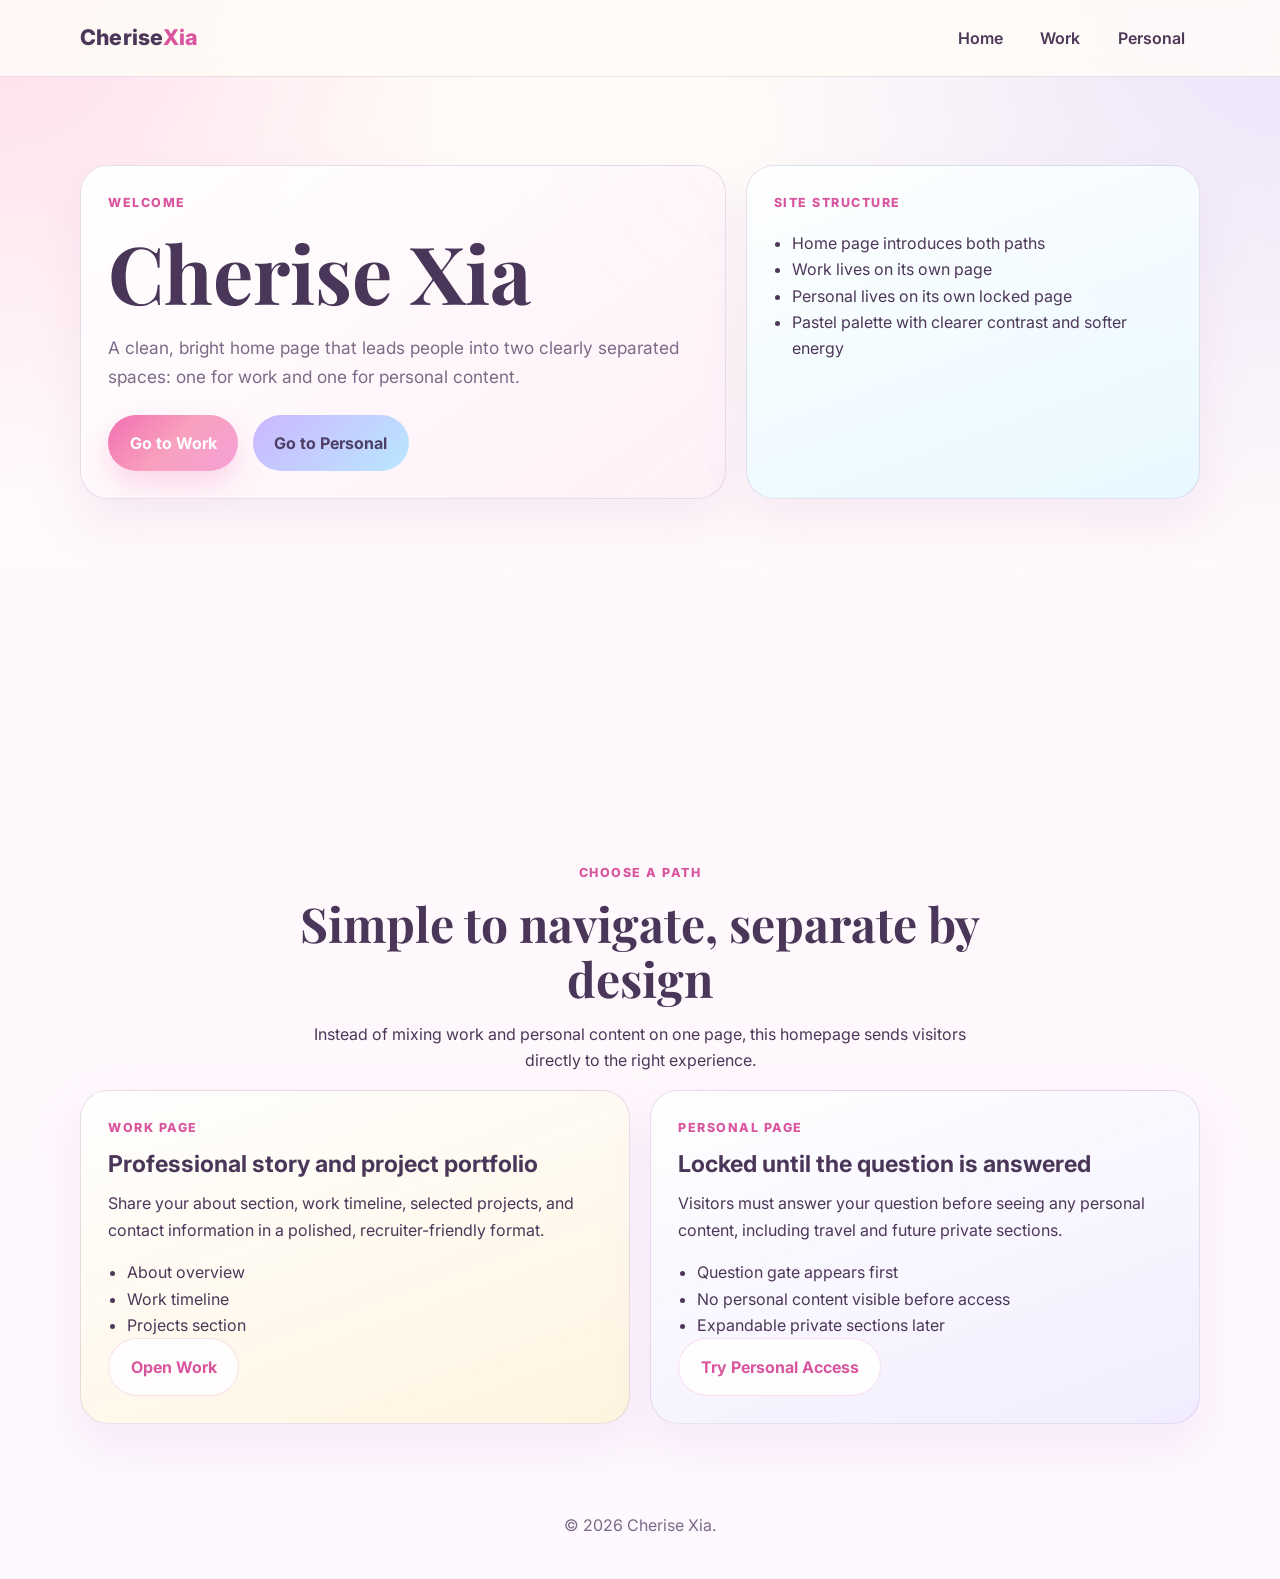
<file: index.html>
<!DOCTYPE html>
<html lang="en">
<head>
  <meta charset="UTF-8">
  <meta name="viewport" content="width=device-width, initial-scale=1.0">
  <title>Cherise Xia | Home</title>
  <meta name="description" content="Cherise Xia's website with separate work and personal spaces.">
  <link rel="preconnect" href="https://fonts.googleapis.com">
  <link rel="preconnect" href="https://fonts.gstatic.com" crossorigin>
  <link href="https://fonts.googleapis.com/css2?family=Inter:wght@400;500;600;700;800&family=Playfair+Display:wght@600;700&display=swap" rel="stylesheet">
  <link rel="stylesheet" href="styles.css">
</head>
<body>
  <header class="site-header">
    <nav class="nav container" aria-label="Main navigation">
      <a href="index.html" class="logo">Cherise<span>Xia</span></a>
      <button class="menu-toggle" aria-expanded="false" aria-controls="nav-links" aria-label="Toggle navigation menu">
        <span aria-hidden="true">☰</span>
      </button>
      <ul id="nav-links" class="nav-links">
        <li><a href="index.html">Home</a></li>
        <li><a href="work.html">Work</a></li>
        <li><a href="personal.html">Personal</a></li>
      </ul>
    </nav>
  </header>

  <main>
    <section class="hero page-shell">
      <div class="container hero-grid home-hero-grid">
        <div class="hero-copy surface pastel-glow">
          <p class="eyebrow">Welcome</p>
          <h1>Cherise Xia</h1>
          <p class="subtitle">
            A clean, bright home page that leads people into two clearly separated spaces:
            one for work and one for personal content.
          </p>
          <div class="hero-actions">
            <a class="btn primary" href="work.html">Go to Work</a>
            <a class="btn secondary" href="personal.html">Go to Personal</a>
          </div>
        </div>

        <aside class="hero-panel surface">
          <p class="panel-label">Site structure</p>
          <ul class="feature-list">
            <li>Home page introduces both paths</li>
            <li>Work lives on its own page</li>
            <li>Personal lives on its own locked page</li>
            <li>Pastel palette with clearer contrast and softer energy</li>
          </ul>
        </aside>
      </div>
    </section>

    <section class="section container pathway-section">
      <div class="section-heading centered narrow-copy">
        <p class="section-kicker">Choose a path</p>
        <h2>Simple to navigate, separate by design</h2>
        <p>
          Instead of mixing work and personal content on one page, this homepage sends visitors
          directly to the right experience.
        </p>
      </div>

      <div class="pathway-grid">
        <article class="pathway-card work-card">
          <p class="card-tag">Work page</p>
          <h3>Professional story and project portfolio</h3>
          <p>
            Share your about section, work timeline, selected projects, and contact information
            in a polished, recruiter-friendly format.
          </p>
          <ul>
            <li>About overview</li>
            <li>Work timeline</li>
            <li>Projects section</li>
          </ul>
          <a class="btn soft" href="work.html">Open Work</a>
        </article>

        <article class="pathway-card personal-card">
          <p class="card-tag">Personal page</p>
          <h3>Locked until the question is answered</h3>
          <p>
            Visitors must answer your question before seeing any personal content, including
            travel and future private sections.
          </p>
          <ul>
            <li>Question gate appears first</li>
            <li>No personal content visible before access</li>
            <li>Expandable private sections later</li>
          </ul>
          <a class="btn soft" href="personal.html">Try Personal Access</a>
        </article>
      </div>
    </section>
  </main>

  <footer class="site-footer">
    <p>© <span id="year"></span> Cherise Xia.</p>
  </footer>

  <script src="script.js"></script>
</body>
</html>
</file>
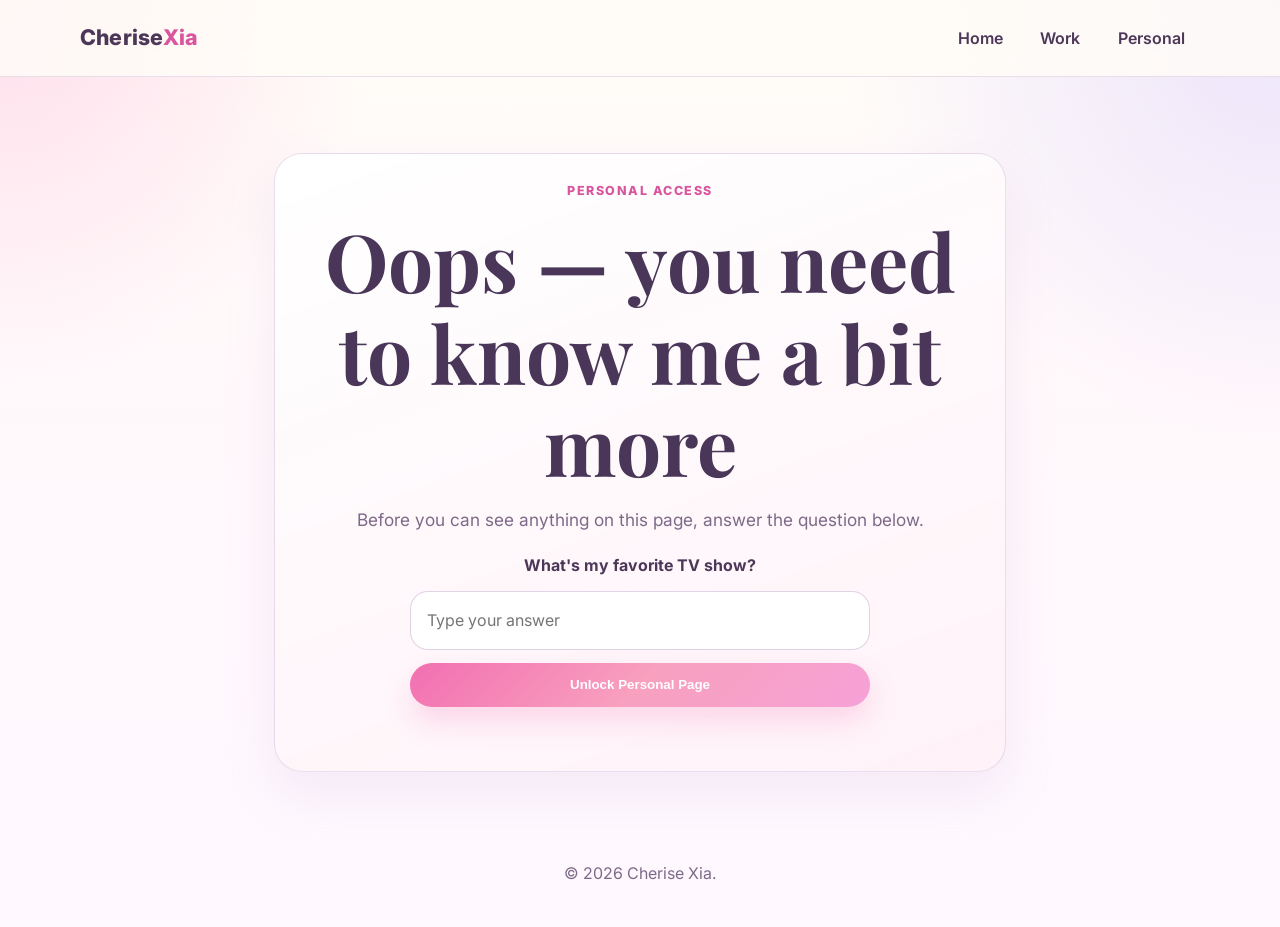
<file: personal.html>
<!DOCTYPE html>
<html lang="en">
<head>
  <meta charset="UTF-8">
  <meta name="viewport" content="width=device-width, initial-scale=1.0">
  <title>Cherise Xia | Personal</title>
  <meta name="description" content="Personal page for Cherise Xia protected by a question gate.">
  <link rel="preconnect" href="https://fonts.googleapis.com">
  <link rel="preconnect" href="https://fonts.gstatic.com" crossorigin>
  <link href="https://fonts.googleapis.com/css2?family=Inter:wght@400;500;600;700;800&family=Playfair+Display:wght@600;700&display=swap" rel="stylesheet">
  <link rel="stylesheet" href="styles.css">
</head>
<body>
  <header class="site-header">
    <nav class="nav container" aria-label="Main navigation">
      <a href="index.html" class="logo">Cherise<span>Xia</span></a>
      <button class="menu-toggle" aria-expanded="false" aria-controls="nav-links" aria-label="Toggle navigation menu">
        <span aria-hidden="true">☰</span>
      </button>
      <ul id="nav-links" class="nav-links">
        <li><a href="index.html">Home</a></li>
        <li><a href="work.html">Work</a></li>
        <li><a href="personal.html">Personal</a></li>
      </ul>
    </nav>
  </header>

  <main class="page-shell personal-page-shell">
    <section class="section container section-top">
      <div class="gate-page" id="gate-page">
        <article class="surface gate-card full-gate-card">
          <p class="section-kicker">Personal access</p>
          <h1 class="page-title">Oops — you need to know me a bit more</h1>
          <p class="subtitle narrow-copy">
            Before you can see anything on this page, answer the question below.
          </p>
          <form id="access-form" class="access-form gate-form" novalidate>
            <label for="access-answer">What&apos;s my favorite TV show?</label>
            <input
              type="text"
              id="access-answer"
              name="access-answer"
              autocomplete="off"
              placeholder="Type your answer"
              aria-describedby="access-feedback"
              required
            >
            <button type="submit" class="btn primary">Unlock Personal Page</button>
            <p id="access-feedback" class="form-feedback" aria-live="polite"></p>
          </form>
        </article>

        <article class="surface personal-content is-hidden" id="personal-content" hidden aria-live="polite">
          <div class="section-heading narrow-copy compact-heading">
            <p class="section-kicker">Personal</p>
            <h2>Travel and more</h2>
            <p>
              This personal page is intentionally private. Once unlocked, it can grow into a curated home
              for travel and other personal sections you add over time.
            </p>
          </div>

          <div class="personal-grid">
            <section class="personal-block travel-block">
              <p class="card-tag">Travel</p>
              <h3>Trips, favorite places, and stories</h3>
              <p>Add destination notes, photo highlights, itineraries, and memories here.</p>
            </section>
            <section class="personal-block">
              <p class="card-tag">Pending</p>
              <h3>More personal sections later</h3>
              <p>Keep room for future sections like recommendations, routines, hobbies, or writing.</p>
            </section>
          </div>
        </article>
      </div>
    </section>
  </main>

  <footer class="site-footer">
    <p>© <span id="year"></span> Cherise Xia.</p>
  </footer>

  <script src="script.js"></script>
</body>
</html>
</file>
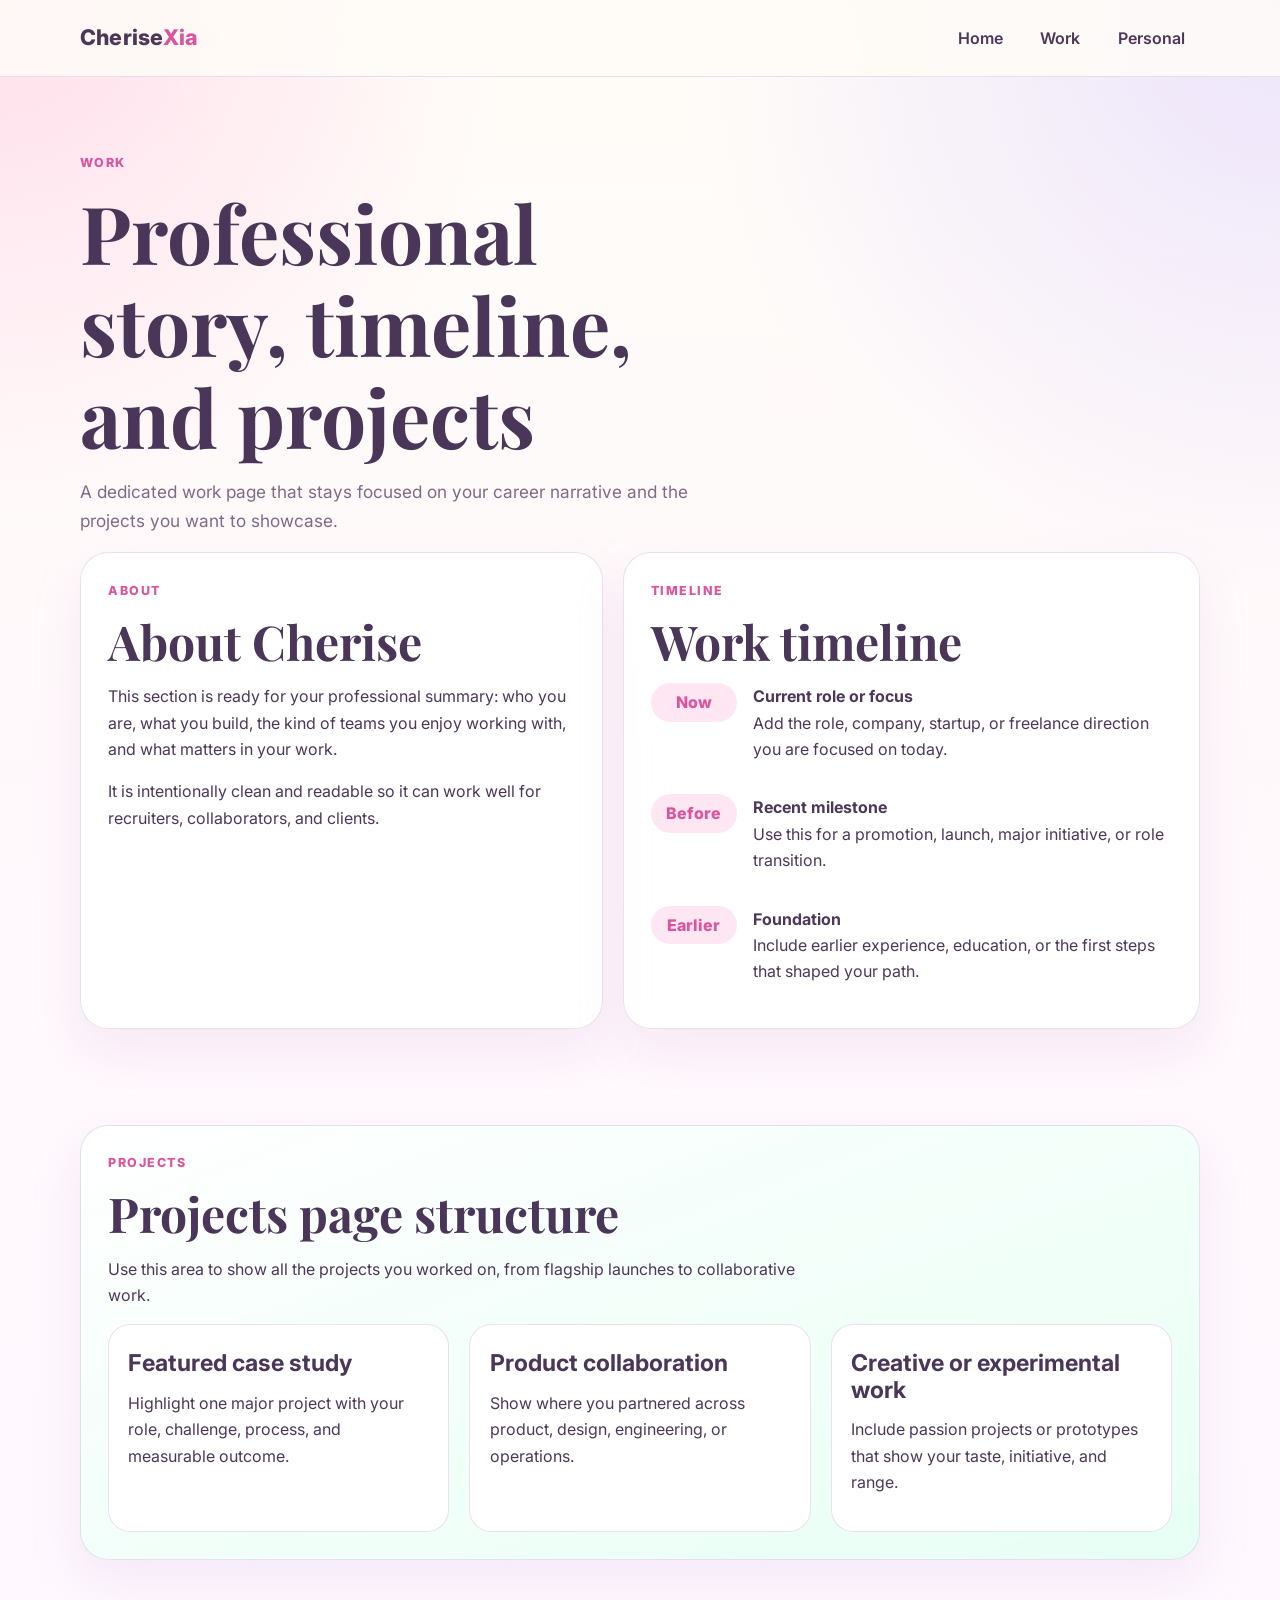
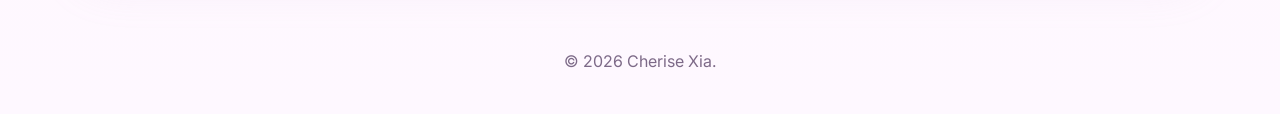
<file: work.html>
<!DOCTYPE html>
<html lang="en">
<head>
  <meta charset="UTF-8">
  <meta name="viewport" content="width=device-width, initial-scale=1.0">
  <title>Cherise Xia | Work</title>
  <meta name="description" content="Work page for Cherise Xia with an about section, work timeline, and projects.">
  <link rel="preconnect" href="https://fonts.googleapis.com">
  <link rel="preconnect" href="https://fonts.gstatic.com" crossorigin>
  <link href="https://fonts.googleapis.com/css2?family=Inter:wght@400;500;600;700;800&family=Playfair+Display:wght@600;700&display=swap" rel="stylesheet">
  <link rel="stylesheet" href="styles.css">
</head>
<body>
  <header class="site-header">
    <nav class="nav container" aria-label="Main navigation">
      <a href="index.html" class="logo">Cherise<span>Xia</span></a>
      <button class="menu-toggle" aria-expanded="false" aria-controls="nav-links" aria-label="Toggle navigation menu">
        <span aria-hidden="true">☰</span>
      </button>
      <ul id="nav-links" class="nav-links">
        <li><a href="index.html">Home</a></li>
        <li><a href="work.html">Work</a></li>
        <li><a href="personal.html">Personal</a></li>
      </ul>
    </nav>
  </header>

  <main class="page-shell">
    <section class="section container section-top">
      <div class="section-heading narrow-copy">
        <p class="section-kicker">Work</p>
        <h1 class="page-title">Professional story, timeline, and projects</h1>
        <p class="subtitle">
          A dedicated work page that stays focused on your career narrative and the projects you want to showcase.
        </p>
      </div>

      <div class="work-layout">
        <article class="surface intro-card">
          <p class="card-tag">About</p>
          <h2>About Cherise</h2>
          <p>
            This section is ready for your professional summary: who you are, what you build,
            the kind of teams you enjoy working with, and what matters in your work.
          </p>
          <p>
            It is intentionally clean and readable so it can work well for recruiters, collaborators,
            and clients.
          </p>
        </article>

        <article class="surface timeline-card">
          <p class="card-tag">Timeline</p>
          <h2>Work timeline</h2>
          <div class="timeline">
            <div class="timeline-item">
              <span class="timeline-year">Now</span>
              <div>
                <strong>Current role or focus</strong>
                <p>Add the role, company, startup, or freelance direction you are focused on today.</p>
              </div>
            </div>
            <div class="timeline-item">
              <span class="timeline-year">Before</span>
              <div>
                <strong>Recent milestone</strong>
                <p>Use this for a promotion, launch, major initiative, or role transition.</p>
              </div>
            </div>
            <div class="timeline-item">
              <span class="timeline-year">Earlier</span>
              <div>
                <strong>Foundation</strong>
                <p>Include earlier experience, education, or the first steps that shaped your path.</p>
              </div>
            </div>
          </div>
        </article>
      </div>
    </section>

    <section class="section container">
      <article class="surface projects-showcase">
        <div class="section-heading narrow-copy compact-heading">
          <p class="section-kicker">Projects</p>
          <h2>Projects page structure</h2>
          <p>
            Use this area to show all the projects you worked on, from flagship launches to collaborative work.
          </p>
        </div>

        <div class="project-grid">
          <article class="project-card">
            <h3>Featured case study</h3>
            <p>Highlight one major project with your role, challenge, process, and measurable outcome.</p>
          </article>
          <article class="project-card">
            <h3>Product collaboration</h3>
            <p>Show where you partnered across product, design, engineering, or operations.</p>
          </article>
          <article class="project-card">
            <h3>Creative or experimental work</h3>
            <p>Include passion projects or prototypes that show your taste, initiative, and range.</p>
          </article>
        </div>
      </article>
    </section>
  </main>

  <footer class="site-footer">
    <p>© <span id="year"></span> Cherise Xia.</p>
  </footer>

  <script src="script.js"></script>
</body>
</html>
</file>
<file: styles.css>
:root {
  --bg: #fffdf8;
  --bg-alt: #fef6ff;
  --surface: rgba(255, 255, 255, 0.88);
  --surface-strong: #ffffff;
  --text: #4d3759;
  --muted: #7d6a88;
  --line: rgba(174, 146, 193, 0.28);
  --pink: #ff9ecf;
  --lavender: #cbb7ff;
  --peach: #ffd6b8;
  --mint: #bff3df;
  --sky: #bae7ff;
  --yellow: #fff1ad;
  --accent: #f26fb1;
  --accent-strong: #d9559e;
  --success: #2b9b72;
  --error: #c55a8c;
  --shadow: 0 22px 48px rgba(207, 169, 214, 0.18);
}

* {
  box-sizing: border-box;
}

html {
  scroll-behavior: smooth;
}

body {
  margin: 0;
  color: var(--text);
  font-family: Inter, system-ui, -apple-system, BlinkMacSystemFont, "Segoe UI", sans-serif;
  line-height: 1.65;
  background:
    radial-gradient(circle at top left, rgba(255, 158, 207, 0.32), transparent 24%),
    radial-gradient(circle at top right, rgba(203, 183, 255, 0.36), transparent 28%),
    linear-gradient(180deg, #fffdf8 0%, #fff8fb 45%, #fef8ff 100%);
}

.container {
  width: min(1120px, 92%);
  margin-inline: auto;
}

.page-shell {
  min-height: calc(100vh - 146px);
}

.section {
  padding: 2rem 0 4rem;
}

.section-top {
  padding-top: 4.75rem;
}

.site-header {
  position: sticky;
  top: 0;
  z-index: 100;
  background: rgba(255, 252, 247, 0.86);
  backdrop-filter: blur(14px);
  border-bottom: 1px solid var(--line);
}

.nav {
  min-height: 76px;
  display: flex;
  align-items: center;
  justify-content: space-between;
  gap: 1rem;
  position: relative;
}

.logo {
  color: var(--text);
  text-decoration: none;
  font-size: 1.35rem;
  font-weight: 800;
  letter-spacing: 0.01em;
}

.logo span {
  color: var(--accent-strong);
}

.nav-links {
  display: flex;
  align-items: center;
  gap: 0.45rem;
  list-style: none;
  margin: 0;
  padding: 0;
}

.nav-links a {
  text-decoration: none;
  color: var(--text);
  font-weight: 600;
  padding: 0.72rem 0.95rem;
  border-radius: 999px;
}

.nav-links a:hover,
.nav-links a:focus-visible {
  background: rgba(242, 111, 177, 0.14);
  color: var(--accent-strong);
  outline: none;
}

.menu-toggle {
  display: none;
  border: 1px solid var(--line);
  background: rgba(255, 255, 255, 0.82);
  color: var(--text);
  padding: 0.45rem 0.7rem;
  border-radius: 14px;
  cursor: pointer;
}

.hero {
  padding: 5.5rem 0 2rem;
}

.hero-grid,
.pathway-grid,
.work-layout,
.project-grid,
.personal-grid {
  display: grid;
  gap: 1.25rem;
}

.home-hero-grid {
  grid-template-columns: 1.35fr 0.95fr;
  align-items: stretch;
}

.pathway-grid,
.personal-grid {
  grid-template-columns: repeat(2, minmax(0, 1fr));
}

.work-layout {
  grid-template-columns: 0.95fr 1.05fr;
}

.project-grid {
  grid-template-columns: repeat(3, minmax(0, 1fr));
}

.surface,
.pathway-card {
  background: var(--surface);
  backdrop-filter: blur(12px);
  border: 1px solid var(--line);
  border-radius: 28px;
  box-shadow: var(--shadow);
}

.surface {
  padding: 1.7rem;
}

.pathway-card {
  padding: 1.7rem;
}

.pastel-glow {
  background:
    linear-gradient(145deg, rgba(255,255,255,0.92), rgba(255, 240, 247, 0.96)),
    radial-gradient(circle at top right, rgba(255, 241, 173, 0.4), transparent 30%);
}

.hero-panel {
  background: linear-gradient(160deg, rgba(255,255,255,0.92), rgba(230, 248, 255, 0.94));
}

.work-card {
  background: linear-gradient(160deg, rgba(255,255,255,0.94), rgba(255, 244, 223, 0.98));
}

.personal-card,
.travel-block {
  background: linear-gradient(160deg, rgba(255,255,255,0.94), rgba(241, 237, 255, 0.98));
}

.eyebrow,
.section-kicker,
.card-tag,
.panel-label {
  text-transform: uppercase;
  letter-spacing: 0.12em;
  font-size: 0.78rem;
  font-weight: 800;
  color: var(--accent-strong);
}

h1,
h2,
h3,
h4 {
  color: #4a3658;
  line-height: 1.15;
}

h1,
h2 {
  font-family: "Playfair Display", Georgia, serif;
}

h1 {
  font-size: clamp(3rem, 7vw, 5rem);
  margin: 0.3rem 0 1rem;
}

h2 {
  font-size: clamp(2rem, 4vw, 3rem);
  margin: 0.2rem 0 0.9rem;
}

h3 {
  font-size: 1.45rem;
  margin: 0.35rem 0 0.8rem;
}

p {
  margin-top: 0;
}

.page-title {
  max-width: 13ch;
}

.subtitle {
  color: var(--muted);
  font-size: 1.08rem;
  max-width: 42rem;
}

.narrow-copy {
  max-width: 44rem;
}

.centered {
  text-align: center;
  margin-inline: auto;
}

.compact-heading {
  margin-bottom: 1rem;
}

.feature-list,
.notes-list,
.pathway-card ul {
  margin: 1rem 0 0;
  padding-left: 1.15rem;
}

.hero-actions {
  display: flex;
  align-items: center;
  gap: 0.9rem;
  flex-wrap: wrap;
  margin-top: 1.5rem;
}

.btn {
  display: inline-block;
  border: none;
  border-radius: 999px;
  padding: 0.92rem 1.35rem;
  font-weight: 700;
  text-decoration: none;
  cursor: pointer;
  transition: transform 0.18s ease, box-shadow 0.18s ease, background 0.18s ease;
}

.btn:hover,
.btn:focus-visible {
  transform: translateY(-1px);
}

.btn.primary {
  color: white;
  background: linear-gradient(135deg, var(--accent) 0%, #f8a0be 50%, #f6a1d7 100%);
  box-shadow: 0 14px 28px rgba(242, 111, 177, 0.24);
}

.btn.secondary {
  background: linear-gradient(135deg, var(--lavender) 0%, var(--sky) 100%);
  color: #4d3f66;
}

.btn.soft {
  background: rgba(255, 255, 255, 0.92);
  color: var(--accent-strong);
  border: 1px solid rgba(217, 85, 158, 0.18);
}

.timeline {
  display: grid;
  gap: 1rem;
}

.timeline-item {
  display: grid;
  grid-template-columns: 86px 1fr;
  gap: 1rem;
  align-items: start;
}

.timeline-year {
  display: inline-flex;
  justify-content: center;
  padding: 0.38rem 0.7rem;
  border-radius: 999px;
  background: rgba(255, 158, 207, 0.26);
  color: var(--accent-strong);
  font-weight: 800;
}

.projects-showcase {
  background: linear-gradient(160deg, rgba(255,255,255,0.94), rgba(230, 255, 244, 0.96));
}

.project-card,
.personal-block {
  background: var(--surface-strong);
  border: 1px solid var(--line);
  border-radius: 22px;
  padding: 1.2rem;
}

.gate-page {
  display: grid;
  gap: 1.25rem;
}

.full-gate-card {
  max-width: 760px;
  margin-inline: auto;
  text-align: center;
  background: linear-gradient(160deg, rgba(255,255,255,0.95), rgba(255, 242, 248, 0.98));
}

.gate-form {
  max-width: 460px;
  margin: 0 auto;
}

.access-form {
  display: grid;
  gap: 0.8rem;
}

label {
  font-weight: 700;
}

input {
  border: 1px solid rgba(174, 146, 193, 0.4);
  border-radius: 18px;
  padding: 0.95rem 1rem;
  font: inherit;
  color: var(--text);
  background: rgba(255, 255, 255, 0.96);
}

.personal-content.is-hidden {
  display: none;
}

.form-feedback {
  min-height: 1.5rem;
  margin: 0;
  font-weight: 600;
}

.form-feedback.success {
  color: var(--success);
}

.form-feedback.error {
  color: var(--error);
}

.site-footer {
  padding: 1.5rem;
  text-align: center;
  color: var(--muted);
}

input:focus-visible,
.menu-toggle:focus-visible,
.btn:focus-visible,
.nav-links a:focus-visible {
  outline: 3px solid rgba(203, 183, 255, 0.65);
  outline-offset: 3px;
}

@media (max-width: 900px) {
  .home-hero-grid,
  .pathway-grid,
  .work-layout,
  .project-grid,
  .personal-grid {
    grid-template-columns: 1fr;
  }
}

@media (max-width: 760px) {
  .menu-toggle {
    display: inline-flex;
  }

  .nav-links {
    position: absolute;
    top: 68px;
    right: 0;
    width: min(260px, 88vw);
    padding: 0.6rem;
    background: rgba(255, 255, 255, 0.98);
    border: 1px solid var(--line);
    border-radius: 20px;
    box-shadow: var(--shadow);
    display: none;
    flex-direction: column;
    align-items: stretch;
  }

  .nav-links.show {
    display: flex;
  }

  .section-top {
    padding-top: 3.75rem;
  }

  .surface,
  .pathway-card {
    padding: 1.25rem;
  }

  .timeline-item {
    grid-template-columns: 1fr;
    gap: 0.45rem;
  }
}
</file>
